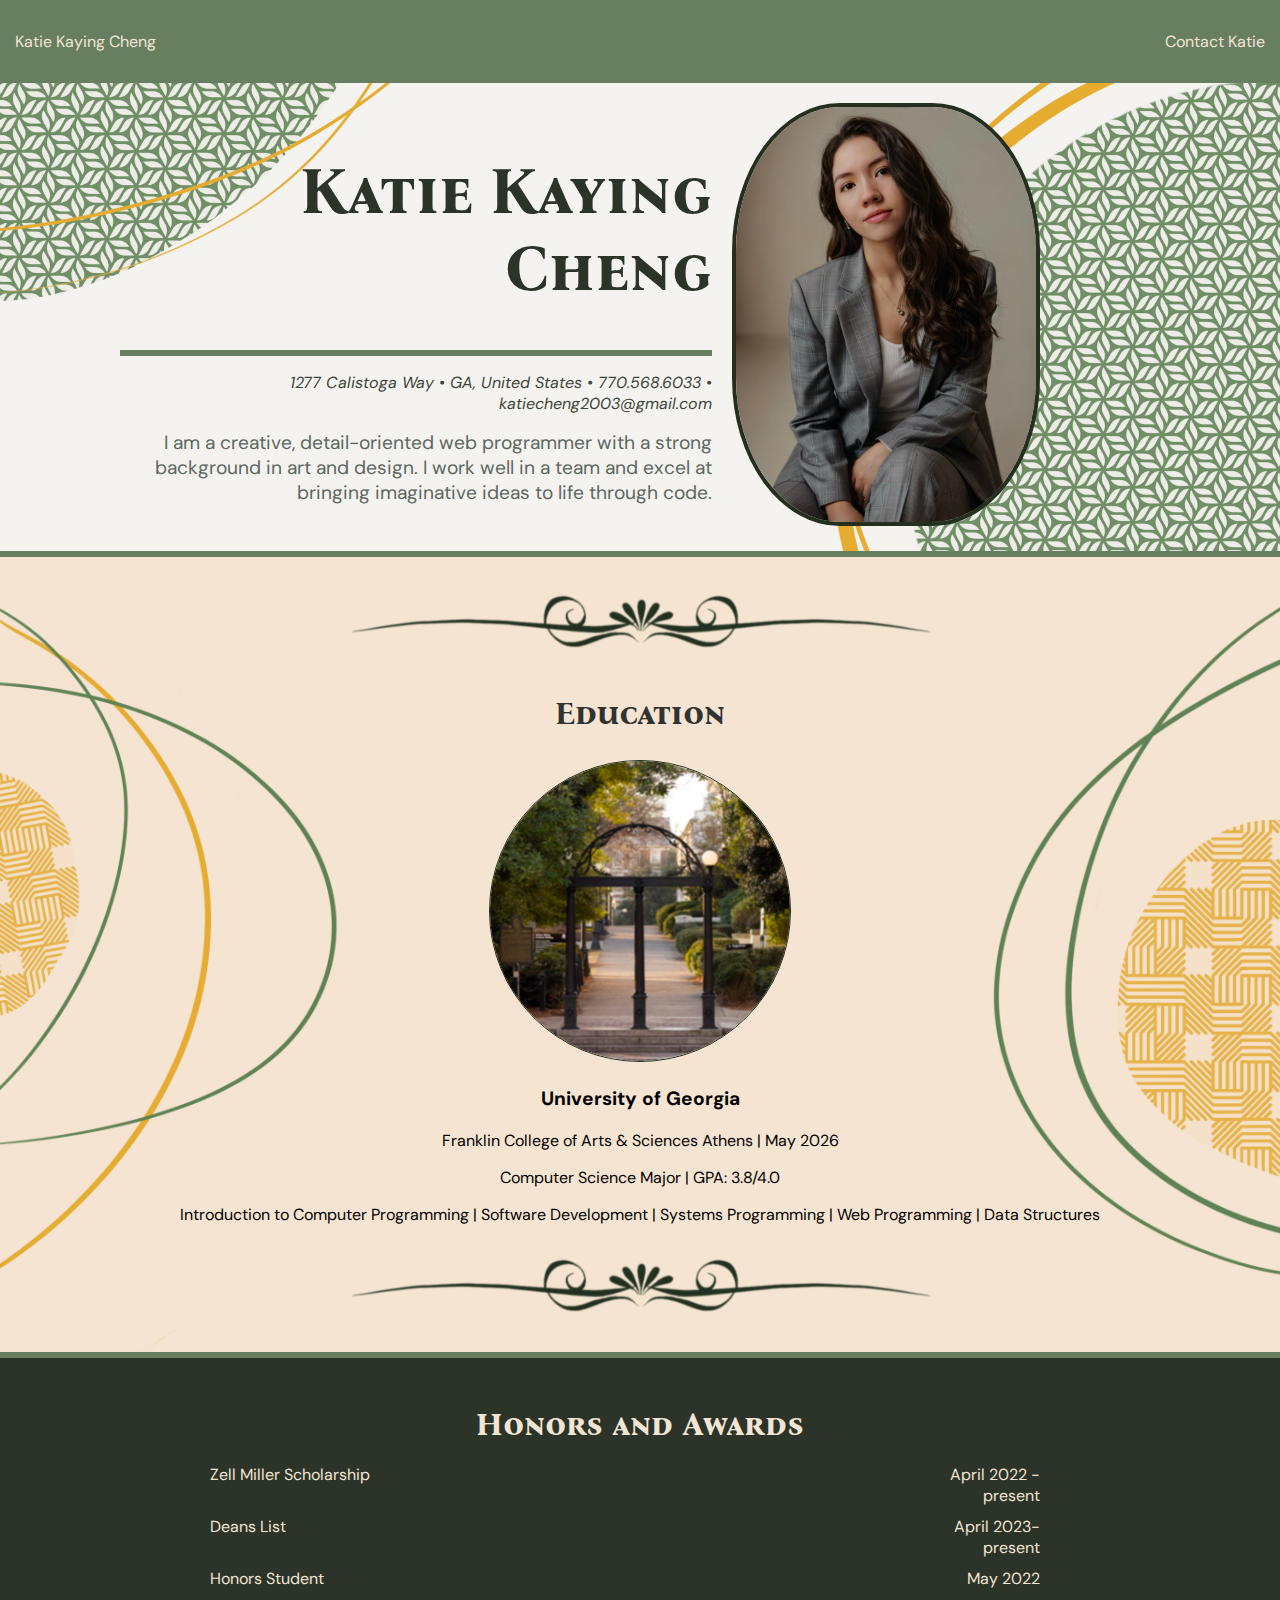
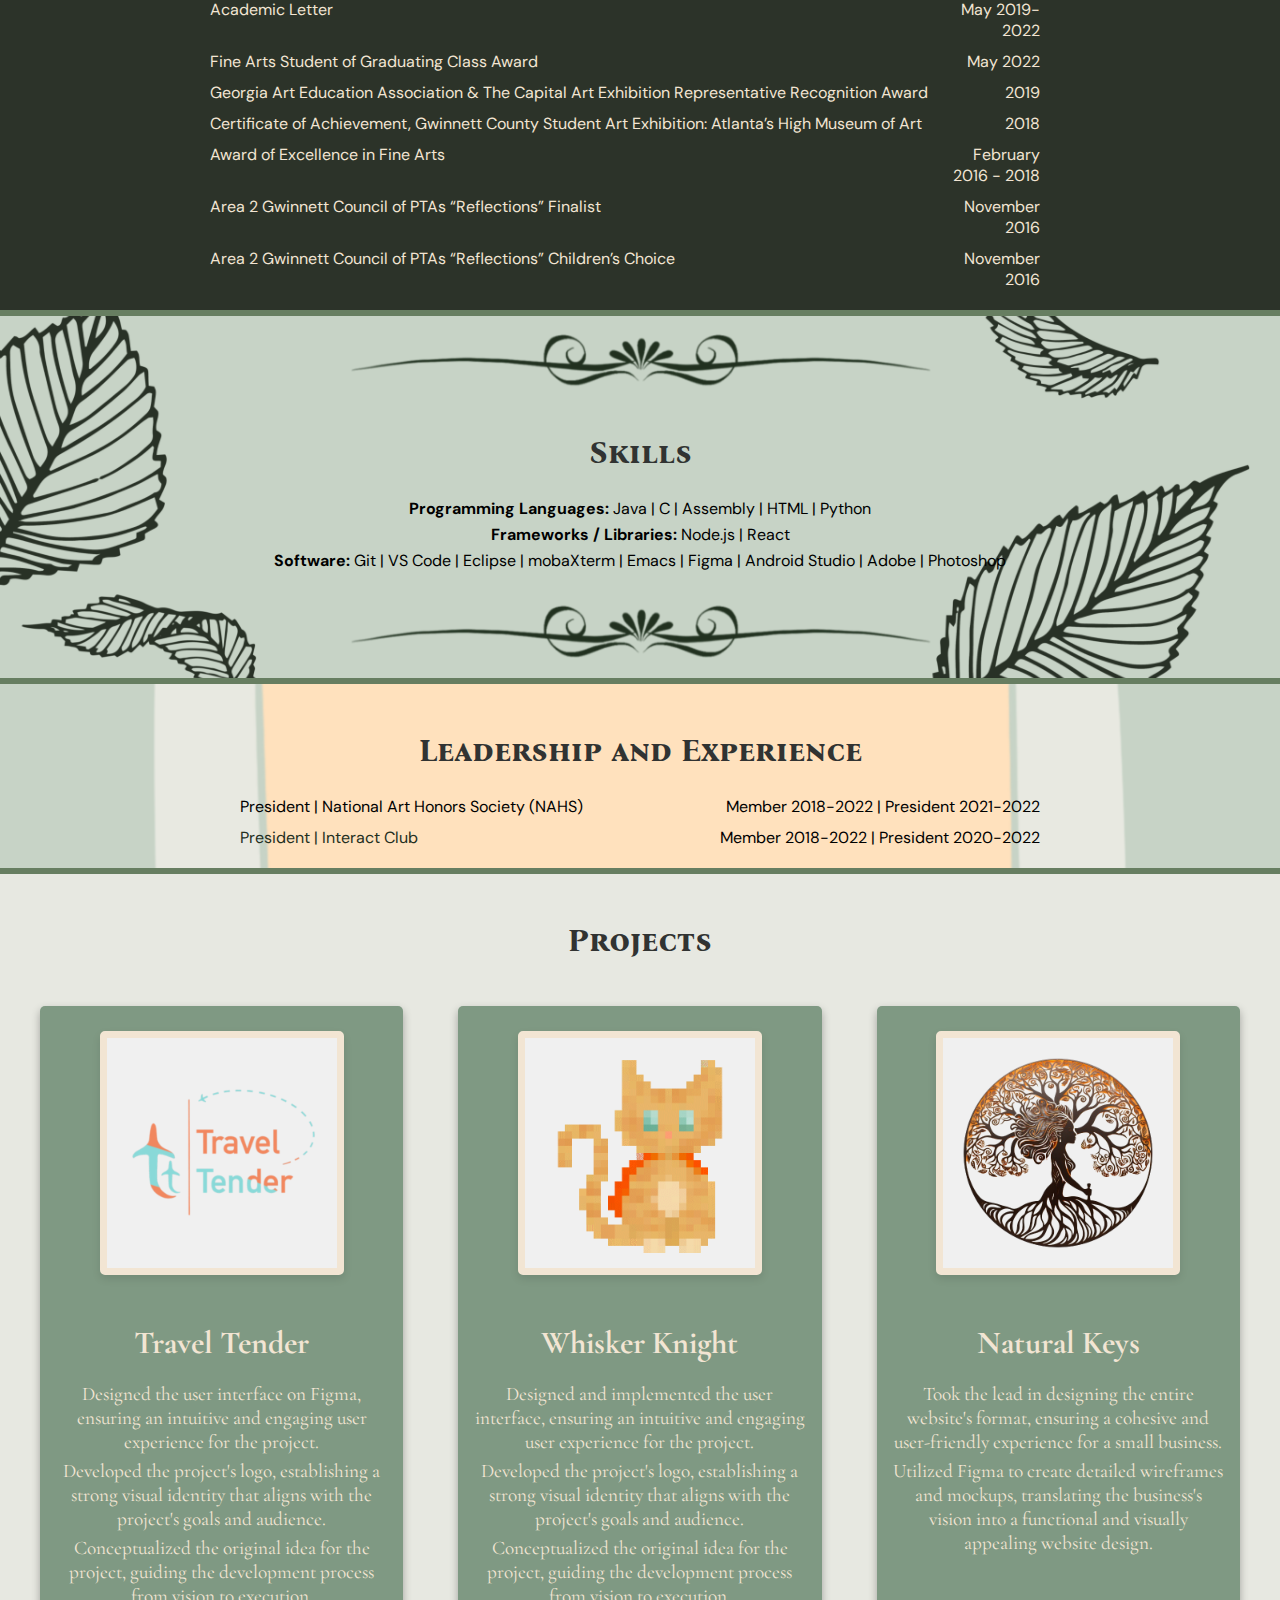
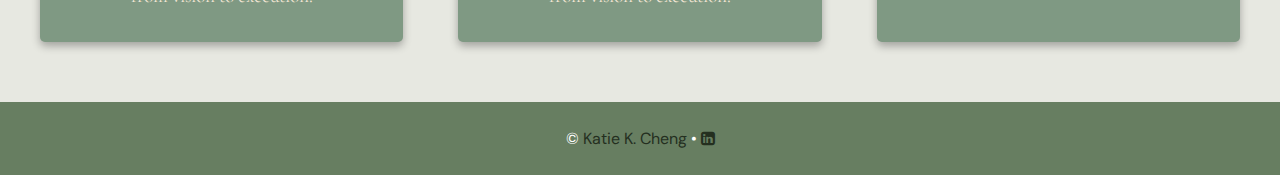
<file: index.html>
<!DOCTYPE html>
<html lang="en">
    <head>
        <title>Contact Katie</title>
        <link rel="stylesheet" href="css/style.css">
        <link rel="stylesheet" href="https://cdnjs.cloudflare.com/ajax/libs/font-awesome/4.7.0/css/font-awesome.min.css">
        <link rel="preconnect" href="https://fonts.googleapis.com">
        <link rel="preconnect" href="https://fonts.gstatic.com" crossorigin>
        <link href="https://fonts.googleapis.com/css2?family=Cormorant+Garamond:ital,wght@0,300;0,400;0,500;0,600;0,700;1,300;1,400;1,500;1,600;1,700&display=swap" rel="stylesheet">
        <link href="https://fonts.googleapis.com/css2?family=Bona+Nova+SC:ital,wght@0,400;0,700;1,400&family=DM+Sans:ital,opsz,wght@0,9..40,100..1000;1,9..40,100..1000&display=swap" rel="stylesheet">
    </head>
    
    <body>
        <nav>
            <p>Katie Kaying Cheng</p>
            <p> <a href = "contact.html"> Contact Katie </a></p>
        </nav>

        <section class="splash"> 
            <div class="splash-info">
                <h1> Katie Kaying Cheng </h1>
                <hr>
                <p class="address"> 1277 Calistoga Way &#8226; GA, United States &#8226; 770.568.6033 &#8226; katiecheng2003@gmail.com </p>
                <p class="tagline"> I am a creative, detail-oriented web programmer with a strong background in art and design. I work well in a team and excel at bringing imaginative ideas to life through code. </p>
            </div> 
           <div class="splash-image">
                <img src = "images/headshot.jpg" alt = "Headshot Katie" width = "200"> 
            </div>
        </section>

        <hr> 
        <section class="edu"> 
            <img id = "border" src = "images/border.png" alt = "border" width = "600"> 
            <h2>Education</h2> 
            <div class="education">
                <div class="uga-image">
                    <img src = "images/UGA_arch.png" alt = "UGA Arch" width = "200"> 
                </div>
                <p class="UGA">University of Georgia</p>
                <p>Franklin College of Arts & Sciences Athens | May 2026</p>
                <p>Computer Science Major | GPA: 3.8/4.0</p> 
                <p>Introduction to Computer Programming | Software Development | Systems Programming | Web Programming | Data Structures </p>
            </div>
            <img id = "border" src = "images/border.png" alt = "border" width = "600"> 
        </section>
        
        <hr> 

        <section class ="awards"> 
            <h2>Honors and Awards</h2>
            <div class="cute-image">
                <gif src = "images/cute.gpg" alt = "cute image" width = "200"> 
            </div>
            <dl>
                <dt>Zell Miller Scholarship</dt> <dd>April 2022 - present</dd>
                <dt>Deans List</dt> <dd>April 2023-present</dd>
                <dt>Honors Student</dt> <dd>May 2022</dd>
                <dt>Academic Letter</dt> <dd>May 2019-2022</dd>
                <dt>Fine Arts Student of Graduating Class Award</dt> <dd>May 2022</dd>
                <dt>Georgia Art Education Association & The Capital Art Exhibition Representative Recognition Award</dt> <dd>2019</dd>
                <dt>Certificate of Achievement, Gwinnett County Student Art Exhibition: Atlanta’s High Museum of Art</dt> <dd>2018</dd>
                <dt>Award of Excellence in Fine Arts</dt> <dd>February 2016 - 2018</dd>
                <dt>Area 2 Gwinnett Council of PTAs “Reflections” Finalist</dt> <dd>November 2016</dd>
                <dt>Area 2 Gwinnett Council of PTAs “Reflections” Children’s Choice</dt> <dd>November 2016</dd>
            </dl>
        </section>

        <hr> 
        <section class="skills"> 
            <img id = "border" src = "images/border.png" alt = "border" width = "600"> 
            <div class="skills-info">
                <h2>Skills</h2>
                <ul> 
                    <li><strong>Programming Languages:</strong> Java | C | Assembly | HTML | Python</li>
                    <li><strong>Frameworks / Libraries:</strong> Node.js | React</li>
                    <li><strong>Software:</strong> Git | VS Code | Eclipse | mobaXterm | Emacs | Figma | Android Studio | Adobe | Photoshop</li>
                </ul>
            </div>
            <img id = "border" src = "images/border.png" alt = "border" width = "600"> 
        </section>

        <hr> 
        <section class="leadership">
            <h2>Leadership and Experience</h2>
            <dl>
                <dt>President | National Art Honors Society (NAHS)</dt>
                <dd>Member 2018-2022 | President 2021-2022</dd> 
                <dt><a href="https://www.rotary.org/en/about-rotary">President | Interact Club</a></dt>
                <dd>Member 2018-2022 | President 2020-2022</dd>
            </dl>
        </section>
        <hr>
        <section class="projects">
            <h2>Projects</h2>
            <div class="three-col">
                <div class = "card"> 
                    <img src="images/project1.png" alt="Project 1" width = "200"> 
                    <div class="container">
                    <h3>Travel Tender</h3>
                    <ul>
                        <li>Designed the user interface on Figma, ensuring an intuitive and engaging user experience for the project.</li>
                        <li>Developed the project's logo, establishing a strong visual identity that aligns with the project's goals and audience.</li>
                        <li>Conceptualized the original idea for the project, guiding the development process from vision to execution.</li>
                    </ul>
                    </div>
                </div>
                <div class = "card"> 
                    <img src="images/project2.GIF" alt="Project 2" width = "50">
                    <div class="container">
                    <h3>Whisker Knight</h3>
                    <ul>
                        <li>Designed and implemented the user interface, ensuring an intuitive and engaging user experience for the project.</li>
                        <li>Developed the project's logo, establishing a strong visual identity that aligns with the project's goals and audience.</li>
                        <li>Conceptualized the original idea for the project, guiding the development process from vision to execution.</li>
                    </ul>      
                    </div>
                </div>
                <div class="card">
                    <img src="images/project3.png" alt="Project 3" width="200">
                    <div class="container">
                    <h3>Natural Keys</h3>
                    <ul>
                        <li>Took the lead in designing the entire website's format, ensuring a cohesive and user-friendly experience for a small business.</li>
                        <li>Utilized Figma to create detailed wireframes and mockups, translating the business's vision into a functional and visually appealing website design.</li>
                    </ul>  
                    </div>  
                </div>
            </div>
        </section>
        <footer>
            <p> &copy; <a href="contact.html">Katie K. Cheng</a> &#8226; <a href = "https://www.linkedin.com/in/katie-cheng-1b2972255"><i class="fa fa-linkedin-square"></i></a></p> 
        </footer>
    </body>
</html>
</file>
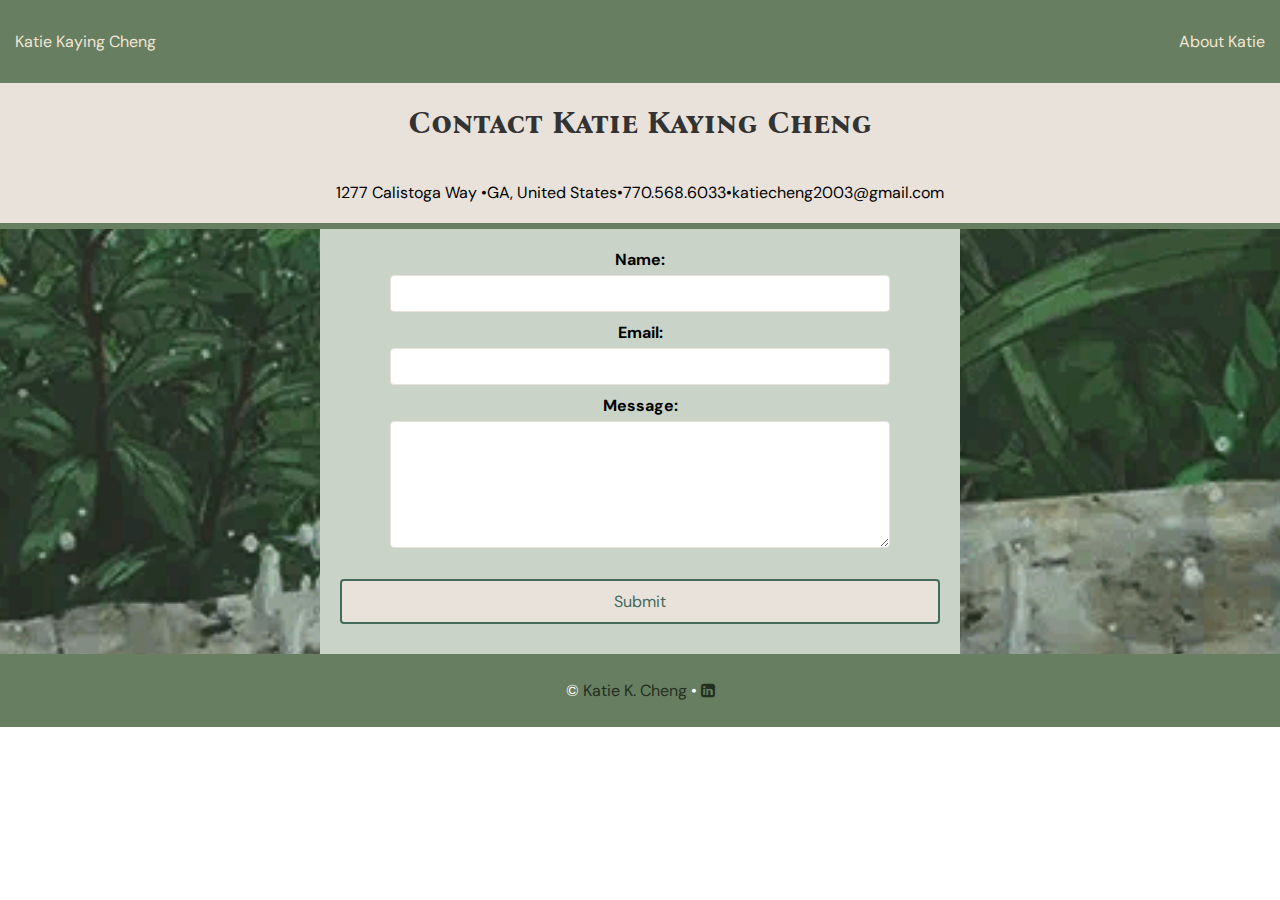
<file: contact.html>
<!DOCTYPE html>
<html lang="en">
    <head>
        <title>Katie Cheng</title>
        <link rel="stylesheet" href="css/style.css">
        <link rel="stylesheet" href="https://cdnjs.cloudflare.com/ajax/libs/font-awesome/4.7.0/css/font-awesome.min.css">
        <link rel="preconnect" href="https://fonts.googleapis.com">
        <link rel="preconnect" href="https://fonts.gstatic.com" crossorigin>
        <link href="https://fonts.googleapis.com/css2?family=Cormorant+Garamond:ital,wght@0,300;0,400;0,500;0,600;0,700;1,300;1,400;1,500;1,600;1,700&display=swap" rel="stylesheet">
        <link href="https://fonts.googleapis.com/css2?family=Bona+Nova+SC:ital,wght@0,400;0,700;1,400&family=DM+Sans:ital,opsz,wght@0,9..40,100..1000;1,9..40,100..1000&display=swap" rel="stylesheet">
    </head>
    
    <body> 
        <nav>
            <p>Katie Kaying Cheng</p>
            <p> <a href = "index.html">About Katie</a></p>
        </nav>
        <section class="contact-info"> 
            <h1>Contact Katie Kaying Cheng</h1>
            <p>1277 Calistoga Way &#8226;GA, United States&#8226;770.568.6033&#8226;katiecheng2003@gmail.com</p>
        </section>
        <hr> 
        <form class="one-col" action="mailto:katiecheng2003@gmail.com" method = "post">
            <label for="name">Name:</label>
            <input type="text" id="name" name="name">

            <label for="email">Email:</label>
            <input type="email" id="email" name="email">
          
            <label for="message">Message:</label>
            <textarea id="message" name="message" rows="7" cols="50"></textarea><br>
            <input type="submit" value="Submit">
        </form>
        <footer>
            <p> &copy; <a href="index.html">Katie K. Cheng</a> &#8226; <a href = "https://www.linkedin.com/in/katie-cheng-1b2972255"><i class="fa fa-linkedin-square"></i></a></p> 
        </footer>
    </body>
</html>
</file>
<file: css/style.css>
body {
    margin: 0;
    font-family: "DM Sans", sans-serif;
  }
    nav {
        display: flex;
        justify-content: space-between;
        background-color: #677E61;
        color: #f2e5d3;
        padding: 15px;
    }
  
    nav a {
        color: #f2e5d3;
        text-decoration: none;
    }
  
    nav a:hover {
        text-decoration: underline;
    }
  
    .splash {
        background-image: url('../images/background.png');
        background-size: cover; 
        background-position: center;
        background-repeat: no-repeat;
        padding: 20px;
        display: flex;
        align-items: center;
    }
  
    .splash-image img {
        border-radius: 35%;
        border: 4px solid #242f1f;
        width: 300px;
        margin-right: 220px;
        align-items: right;
    }

    .splash-info {
        margin-left: 100px;
        margin-right: 20px;
        text-align: right;
    }
  
    .splash h1 {
        font-family: "Bona Nova SC", serif;
        font-size: 4rem;
        color: #2c3329;
    }

    .splash hr { 
        border: 1px solid #677E61;
        border-width: 3px;
        margin: 0px;
    }

    h1 {
        font-family: "Bona Nova SC", serif;
        font-size: 2rem;
        color: #333;
    }
  
    .address {
        font-style: italic;
        color: #3c4539;
    }
  
    .tagline {
        font-size: 1.2rem;
        margin-top: 10px;
        color: #5c6761;
    }

    #border {
        display: block;
        margin: auto;
    } 

    .edu {
        background-image: url('../images/background1.png');
        background-size: cover; 
        background-position: center;
        background-repeat: no-repeat;
        padding: 20px;
    }

    .education { 
        text-align: center; 
    }

    .education img { 
        border-radius: 50%;
        border: 1px solid #242f1f;
        width: 300px;
        align-items: center;
    }
  
    .UGA {
        font-weight: bold;  
        font-size: 1.2rem;
    }
    .awards { 
        background-color: #2c3329;
        color: #f2e5d3;
        margin: 0;
        padding: 20px;
    }
    
    .awards h2 { 
        color: #f2e5d3;
        margin-bottom: 20px;
    }
    
    .awards dl {
        display: grid;
        grid-template-columns: auto 1fr;
        justify-content: center;
        gap: 10px 20px; 
        max-width: 900px;
        margin: 0 auto;
    }
    
    .awards dt {
        text-align: left;
        margin-left: 20px;
    }
    
    .awards dd {
        text-align: right;
        margin-right: 50px;
        margin-left: 0;
    }
    
    .skills { 
        background-image: url('../images/background2.png');
        background-size: cover; 
        background-position: center;
        background-repeat: no-repeat;
        text-align: center;
    }

    .leadership { 
        background-image: url('../images/background3.png');
        background-size: cover; 
        background-position: center;
        background-repeat: no-repeat;
        padding: 20px;
        text-align: center;
    }
    
    .leadership dl {
        display: grid;
        grid-template-columns: auto 1fr;
        justify-content: center;
        gap: 10px 20px; 
        max-width: 800px;
        margin: 0 auto;
    }
    
    .leadership dt {
        text-align: left;
    }
    
    .leadership dd {
        text-align: right;
        margin: 0;
    }
    
    h2 {
        font-family: "Bona Nova SC", serif;
        color: #313332;
        font-size: 2rem;
        text-align: center;
    }

    .projects { 
        background-color: #e7e8e1;
        padding: 20px;
    }
    
    .three-col {
        display: grid;
        grid-template-columns: repeat(3, 1fr);
        gap: 15px;
        margin: 20px 0;
        font-family: "Cormorant Garamond", serif;
        font-size: 1.2rem;
        color: #f2e5d3;
    }

    h3 {
        font-size: 2rem;
        margin-bottom: 10px;
    }

    body { 
        background-image: url('../images/background.gif');
        background-size: cover; 
        background-position: center;
        background-repeat: no-repeat;
    }
    .card {
        background-color: #7f9983;
        padding: 15px;
        border-radius: 5px;
        box-shadow: 0 4px 8px rgba(0, 0, 0, 0.3);
        text-align: center;
        margin: 20px;
    }

    .card:hover {
        transform: translateY(-5px);
        box-shadow: 0 10px 20px rgba(0, 0, 0, 0.3);
    }
  
    .card:nth-child(1) img {
        width: 200px; 
        background-color: #f0f0f0;
        padding: 15px;
        border: 7px solid #f2e5d3;
        border-radius: 5px;
        box-shadow: 0 4px 8px rgba(0, 0, 0, 0.1);
        text-align: center;
        margin: 10px;
    }

    .card:nth-child(2) img {
        width: 200px;
        background-color: #f0f0f0;
        padding: 15px;
        border: 7px solid #f2e5d3;
        border-radius: 5px;
        box-shadow: 0 4px 8px rgba(0, 0, 0, 0.1);
        text-align: center;
        margin: 10px;
    }

    .card:nth-child(3) img {
        width: 200px;
        background-color: #f0f0f0;
        padding: 15px;
        border: 7px solid #f2e5d3;
        border-radius: 5px;
        box-shadow: 0 4px 8px rgba(0, 0, 0, 0.1);
        text-align: center;
        margin: 10px;
    }
  
  footer {
    display: flex;
    justify-content: center;
    background-color: #677E61;
    color: white;
    padding: 10px;
  }
  
ul {
    list-style: none;
    padding: 0;
}

ul li {
    margin-bottom: 5px;
}

hr {
    border: 1px solid #677E61;
    border-width: 3px;
    margin: 0;
}

a {
    color: #242f1f;
    text-decoration: none;
}

a:hover {
    color: #33442b;
    text-decoration: underline;
}

input, textarea {
    width: 100%;
    padding: 10px;
    margin-bottom: 10px;
    border: 1px solid #e8e9e2;
    border-radius: 5px;
}

.one-col {
    background-color: #c9d3c7;
    display: flex;
    flex-direction: column;
    align-items: center;
    max-width: 600px; 
    margin: 0 auto; 
    padding: 20px;
}

.contact-info { 
    background-color: #e8e2db;
    text-align: center;
}

.contact-info h1 {
    margin: 0;
    padding: 20px;
}

.contact-info p {
    margin: 0;
    padding: 20px;
}

form label {
    margin-bottom: 5px;
    font-weight: bold;
}

form input[type="text"],
form input[type="email"],
form textarea {
    width: 100%;
    max-width: 500px; 
    padding: 10px;
    margin-bottom: 10px;
    border: 1px solid #e8e2db;
    border-radius: 4px;
    box-sizing: border-box;
}

form input[type="submit"] {
    background-color: #e8e2db;
    color: #436b5c;
    padding: 10px 20px;
    border: 2px solid #436b5c;
    border-radius: 4px;
    cursor: pointer;
    font-size: 16px;
    font-family: "DM Sans", sans-serif;
    transition: background-color 0.3s, border-color 0.3s;
}

form input[type="submit"]:hover {
    background-color: #436b5c;
    color: white;
    border-color: #e8e2db;
}

footer {
    display: flex;
    justify-content: center;
    background-color: #677E61;
    color: white;
    padding: 10px;
}
</file>
